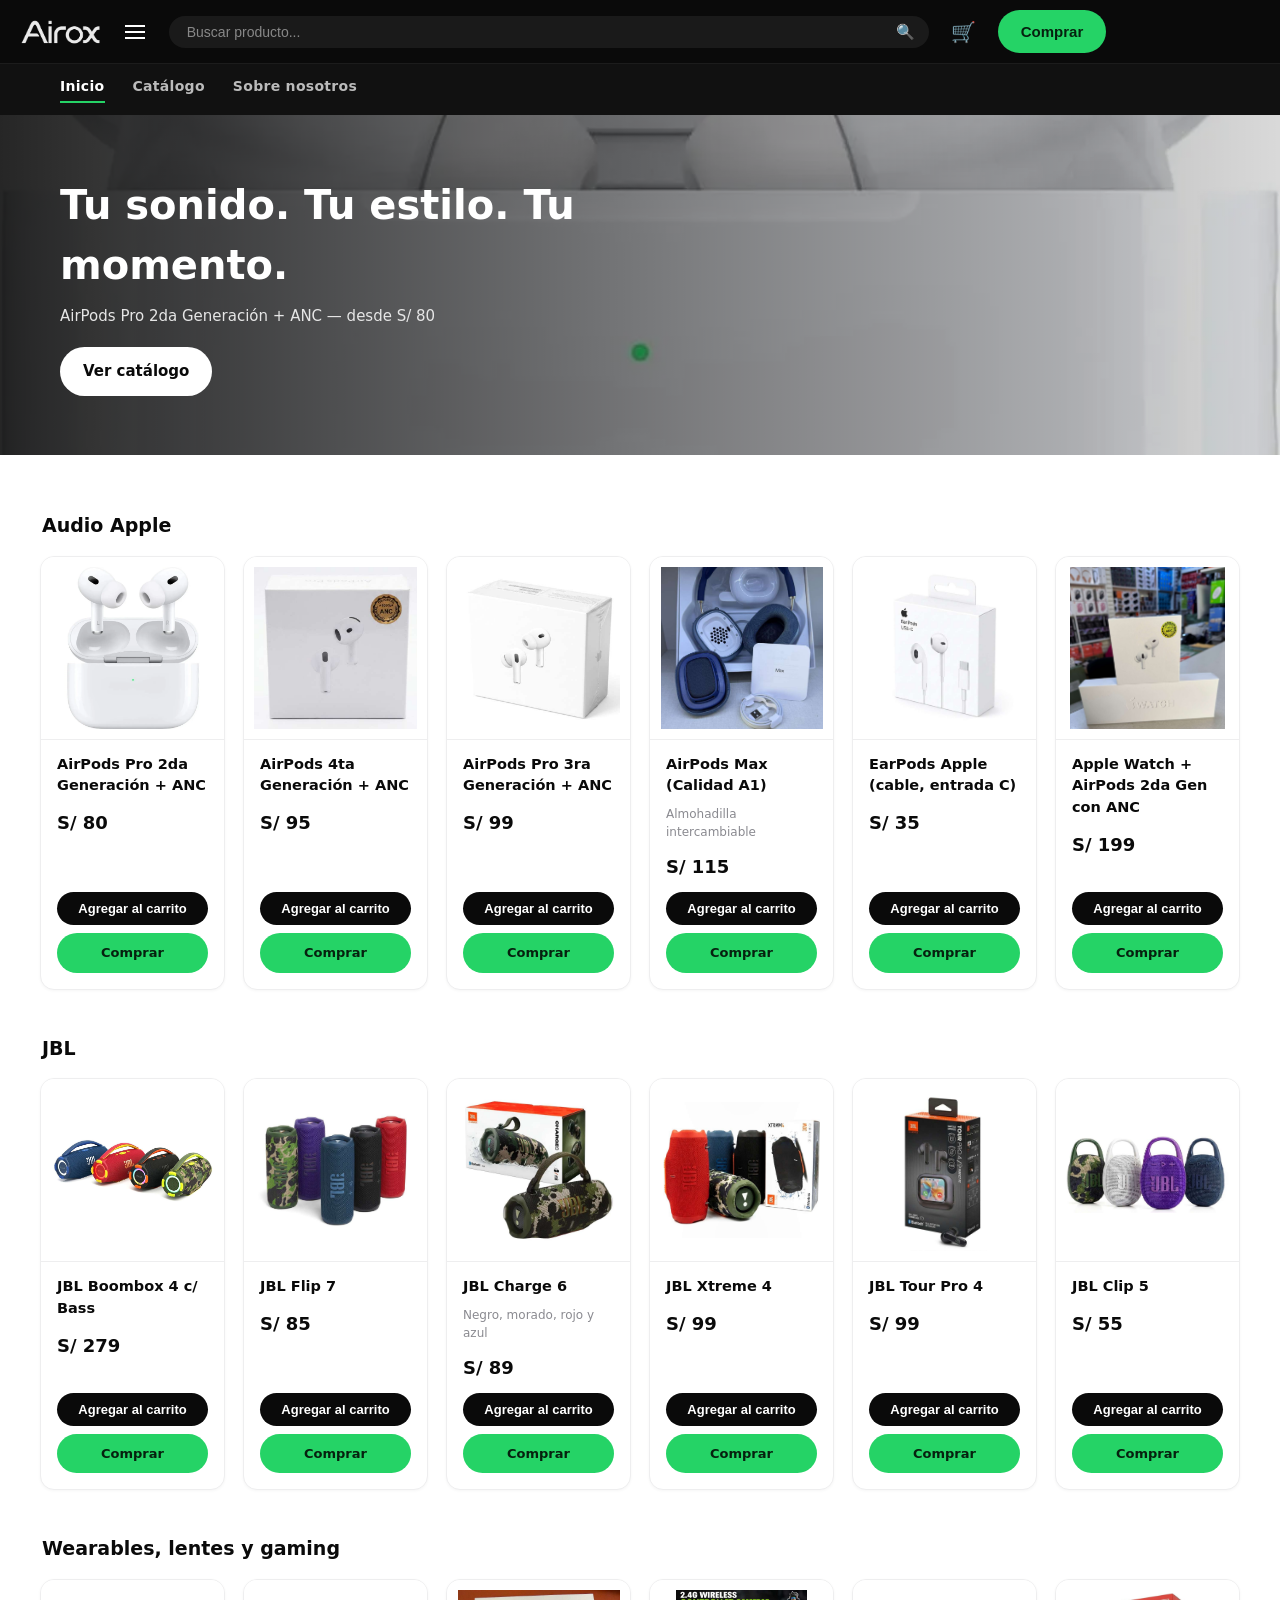
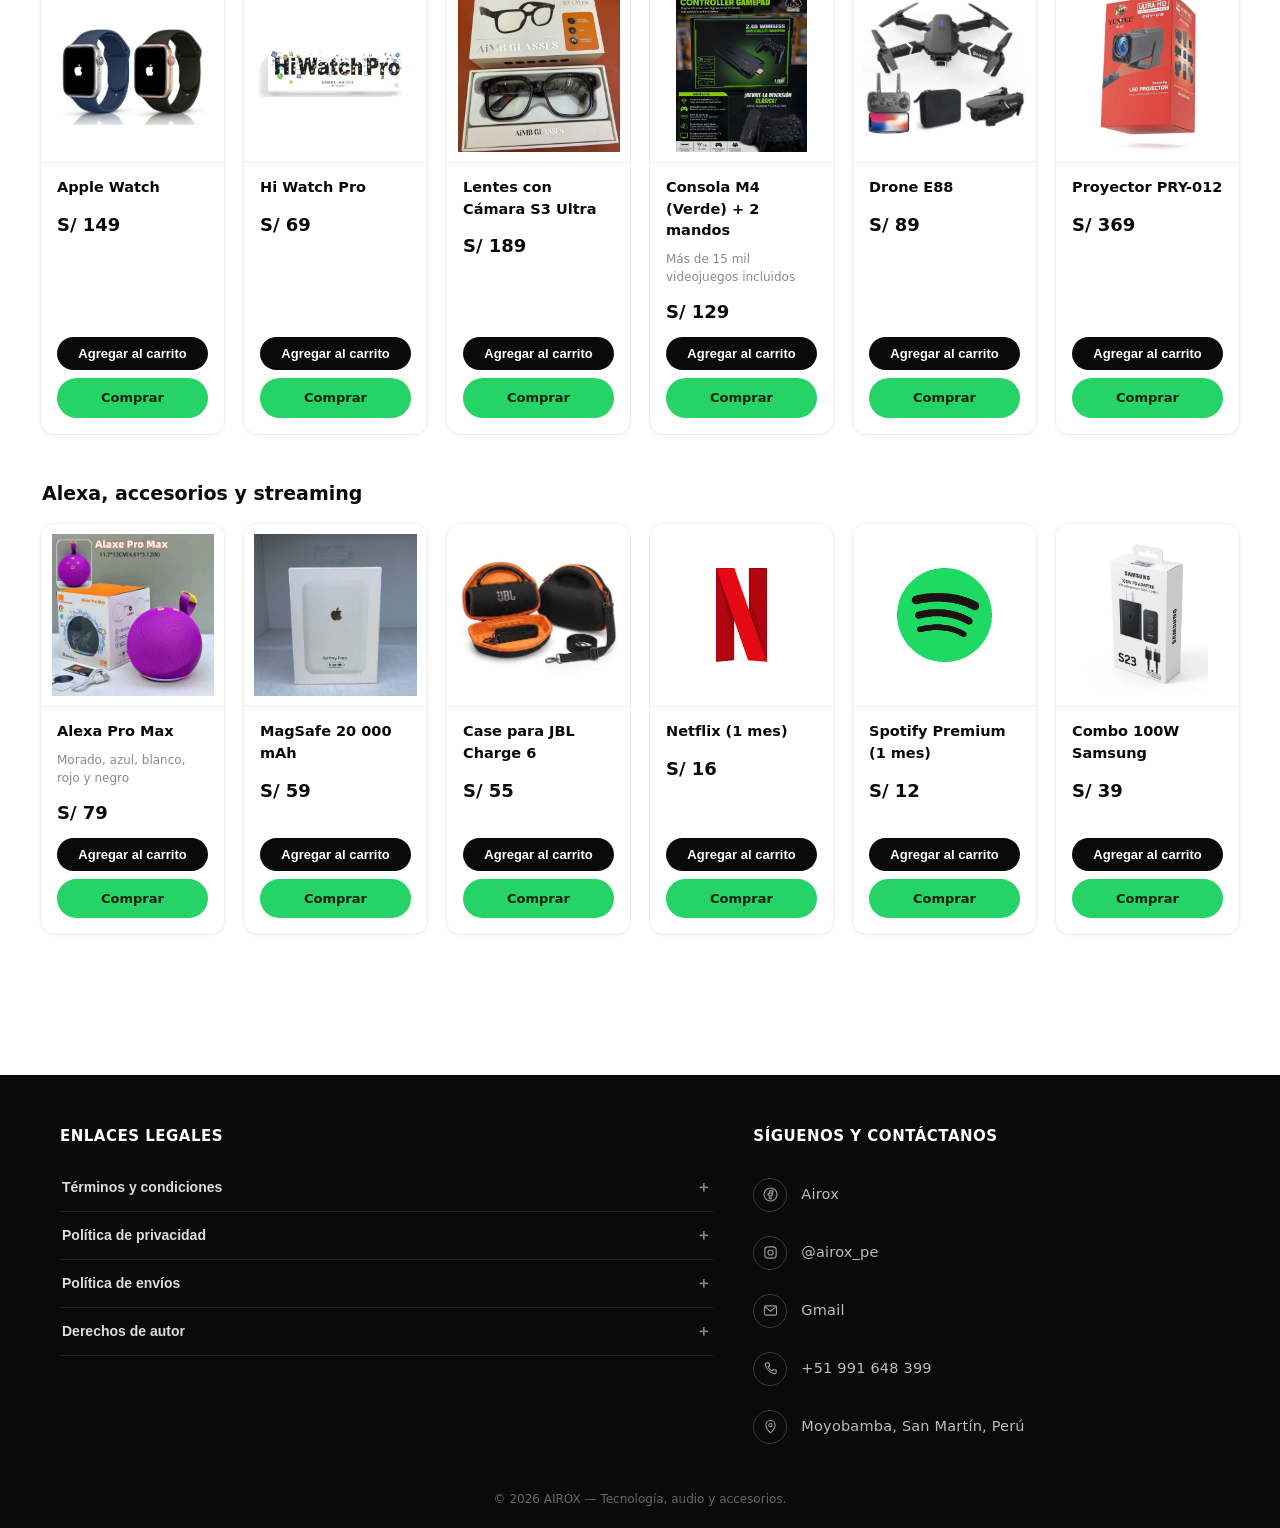
<file: index.html>
<!DOCTYPE html>
<html lang="es">
<head>
<meta charset="UTF-8">
<meta name="viewport" content="width=device-width, initial-scale=1.0">
<title>AIROX — Tecnología, audio y accesorios</title>
<meta name="description" content="AIROX: AirPods, JBL, smartwatches, gaming y más. Compra online en Moyobamba y todo el Perú vía Shalom. Atención por WhatsApp.">
<link rel="icon" href="images/brand/favicon.jpg">
<link rel="stylesheet" href="css/style.css">
</head>
<body>

<div id="site-header"></div>

<section id="featured-home"></section>

<div id="site-footer"></div>

<script src="js/products.js"></script>
<script src="js/legal-content.js"></script>
<script src="js/main.js"></script>
<script src="js/cart.js"></script>
<script src="js/components.js"></script>
<script>
  document.addEventListener("DOMContentLoaded", () => {
    renderLayout("inicio");
    renderFeaturedRows("featured-home");
  });
</script>
</body>
</html>
</file>
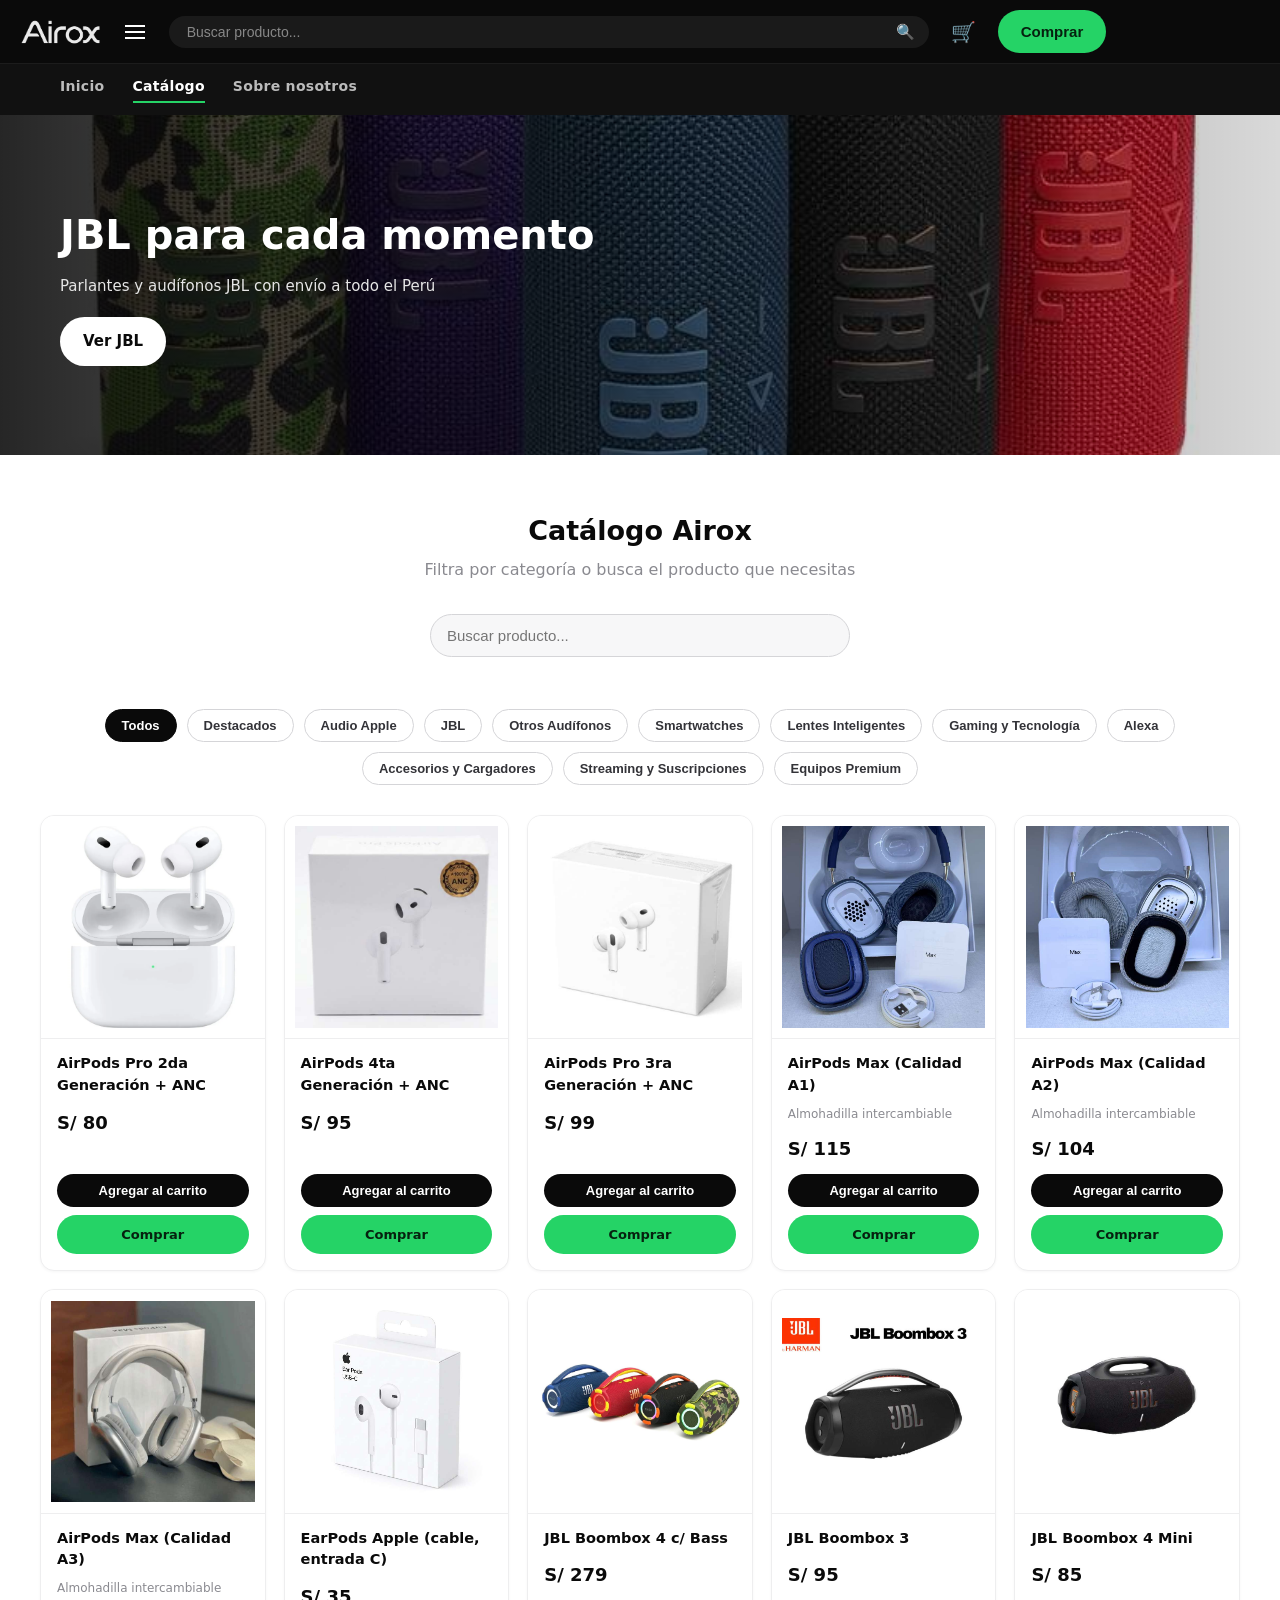
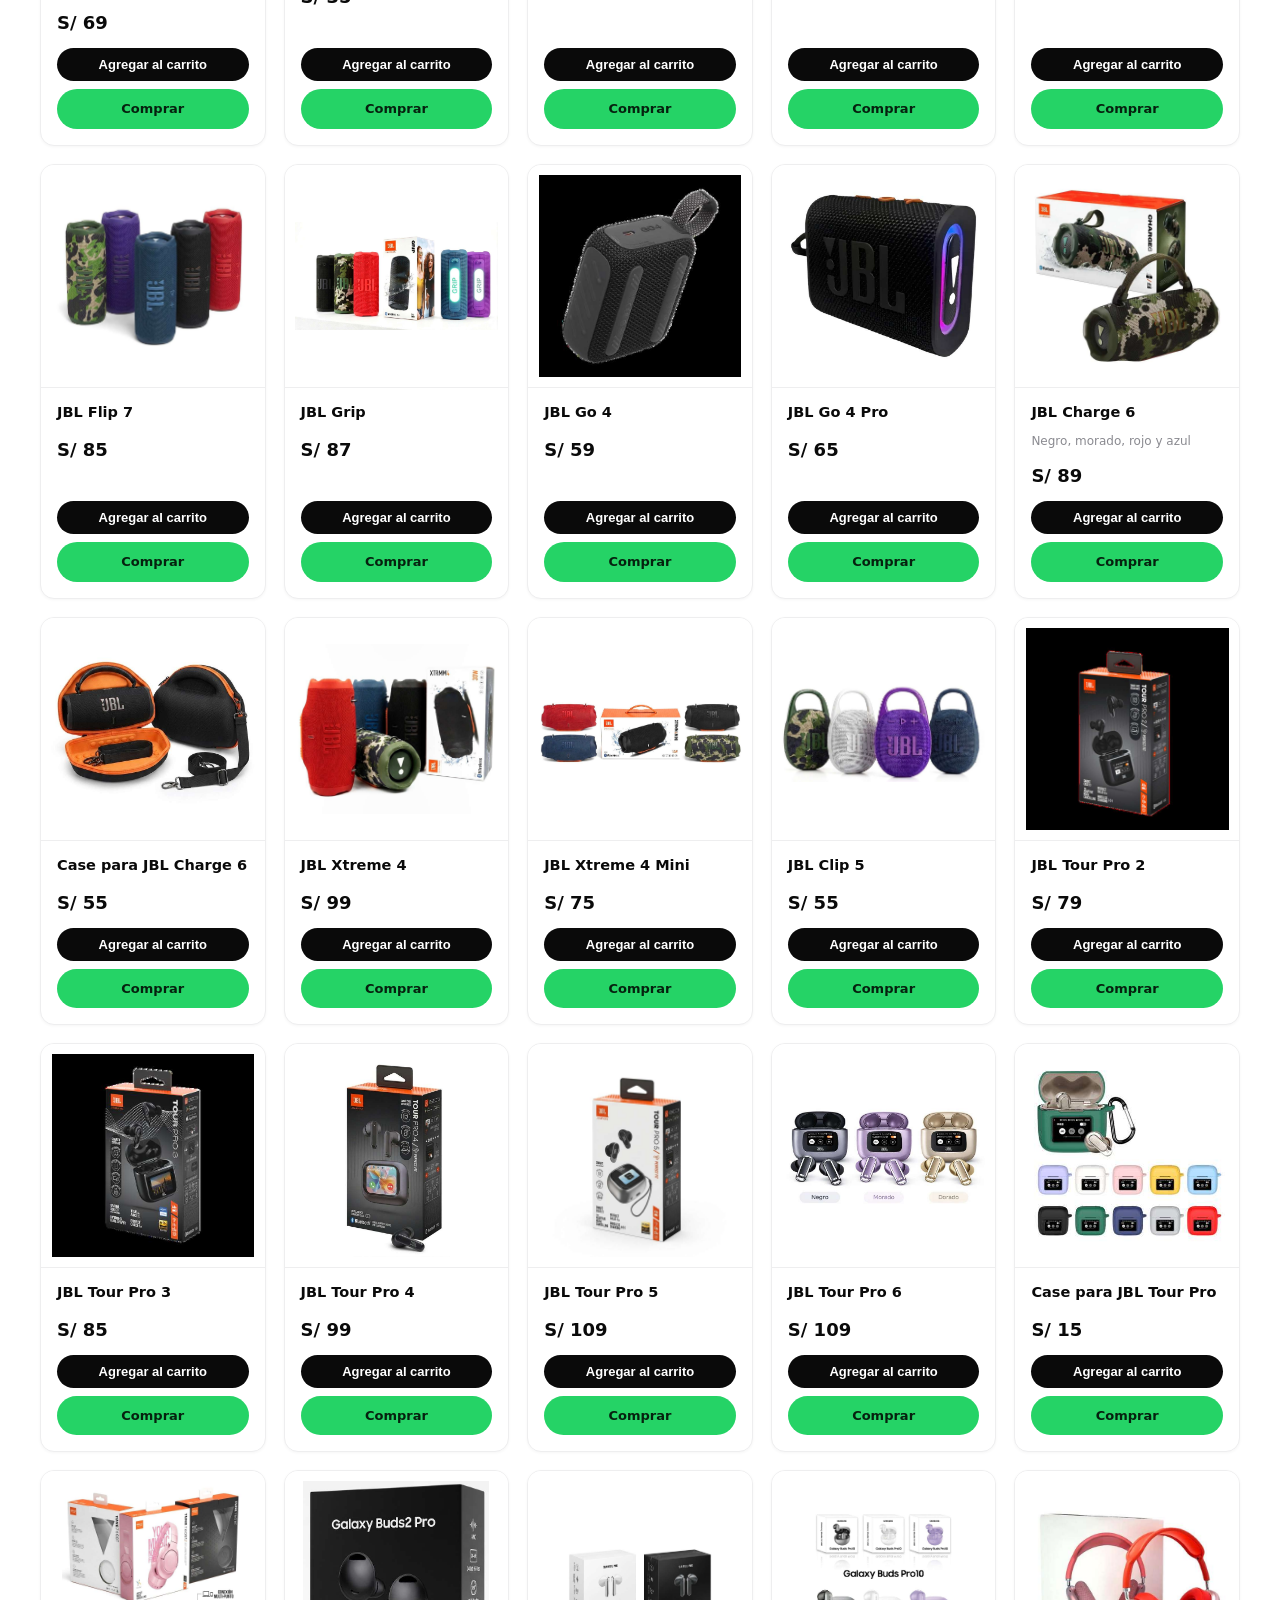
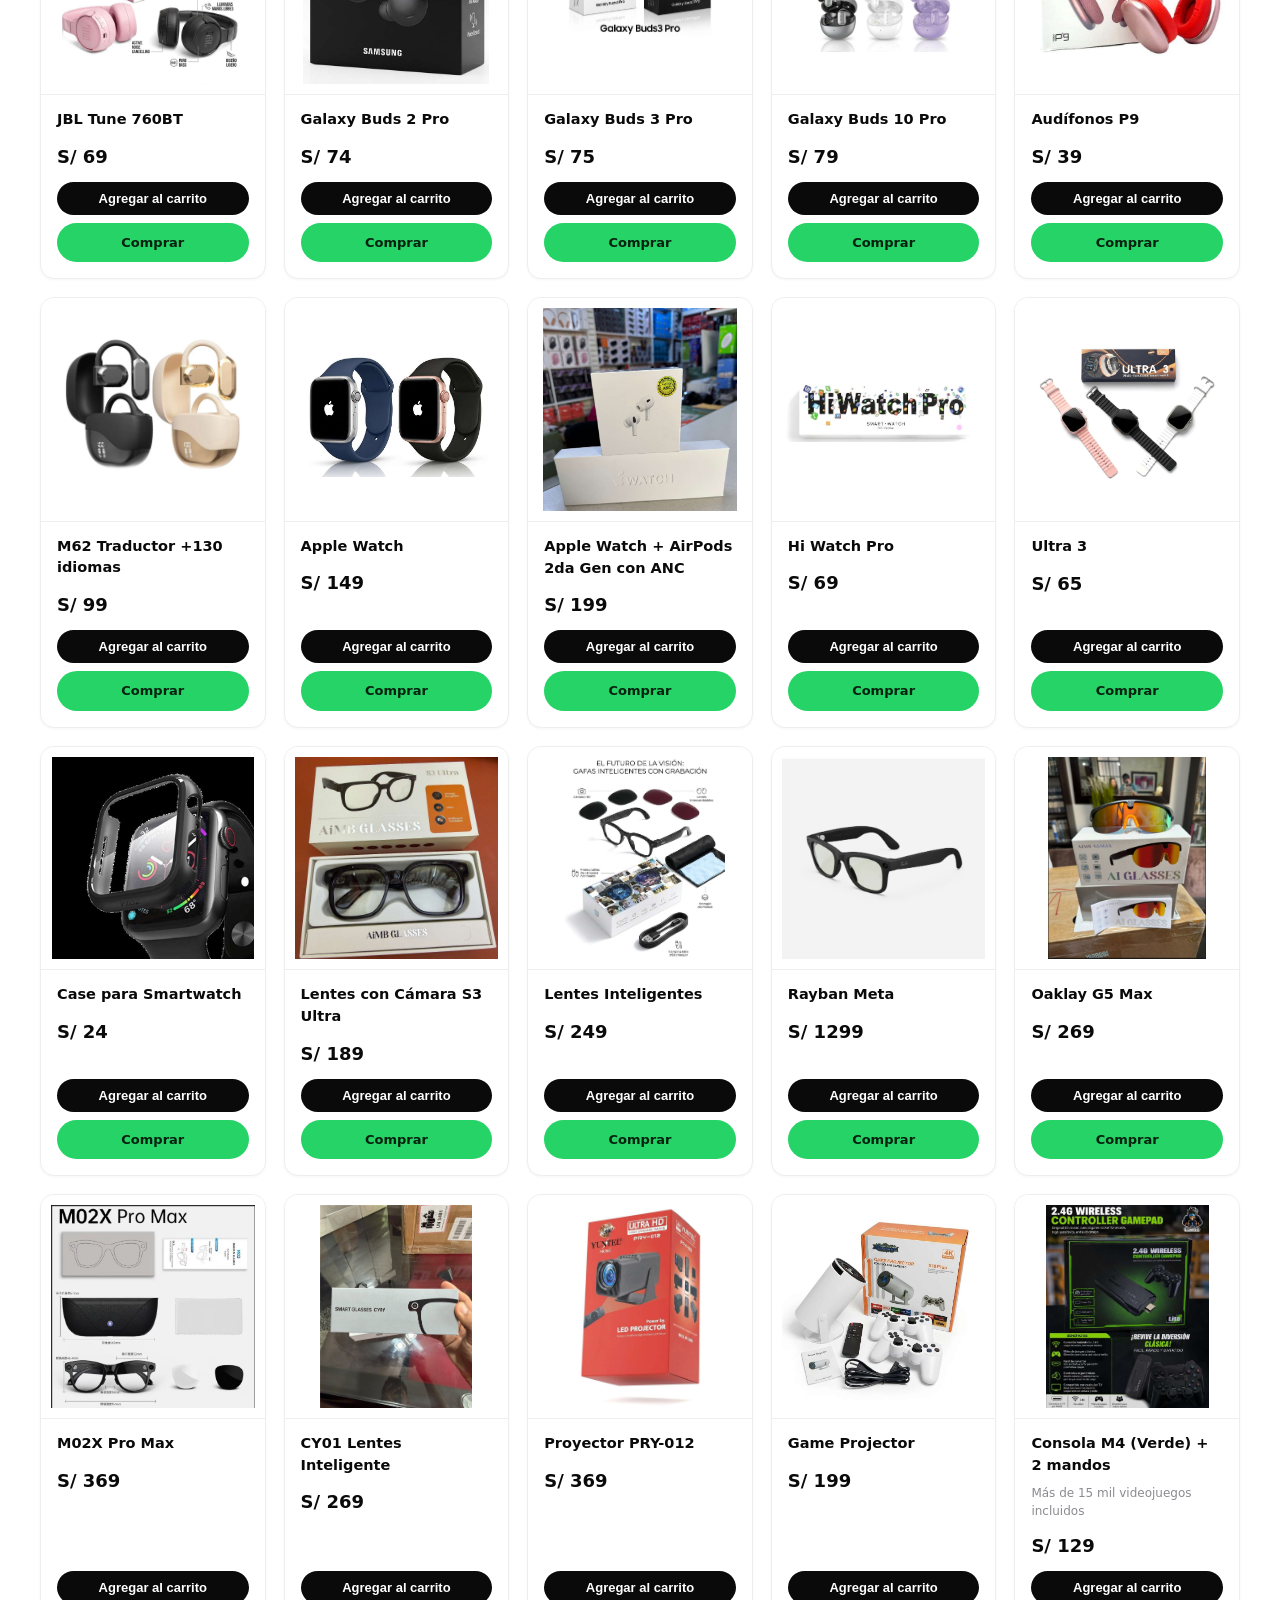
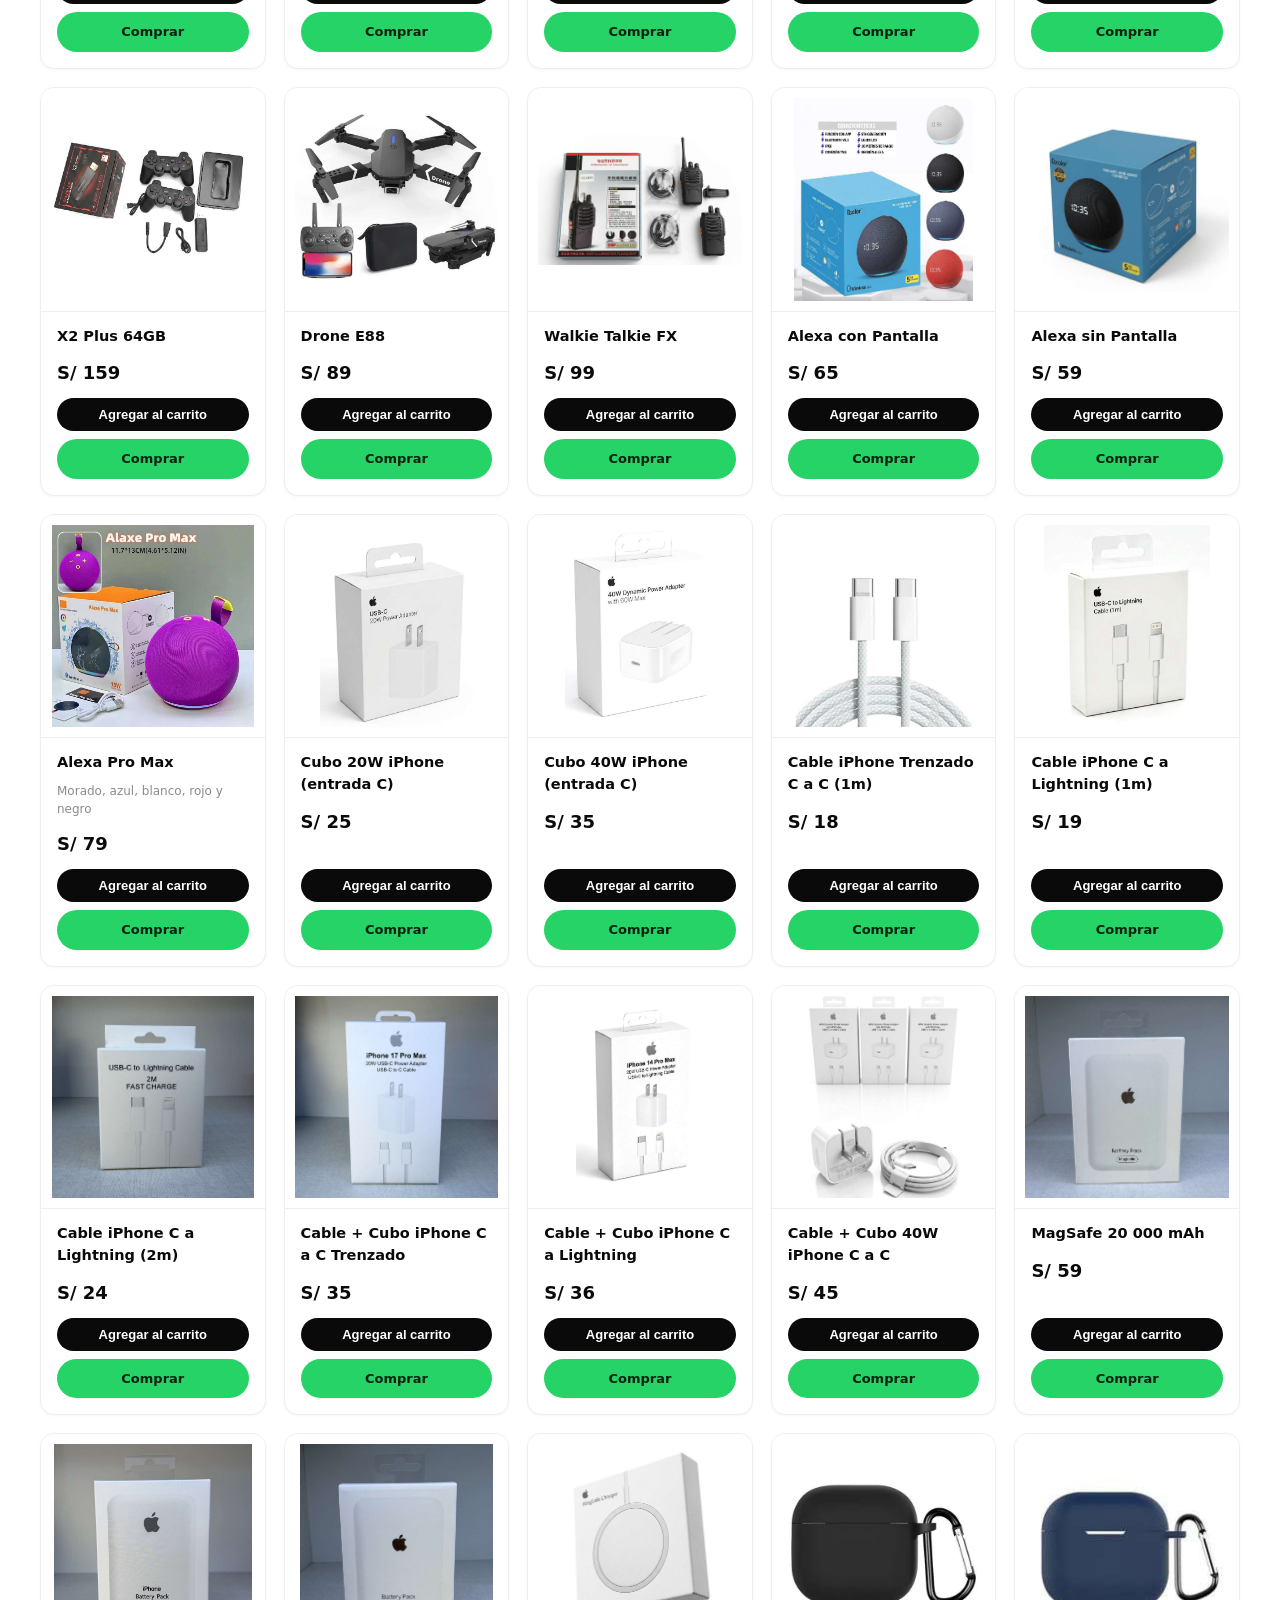
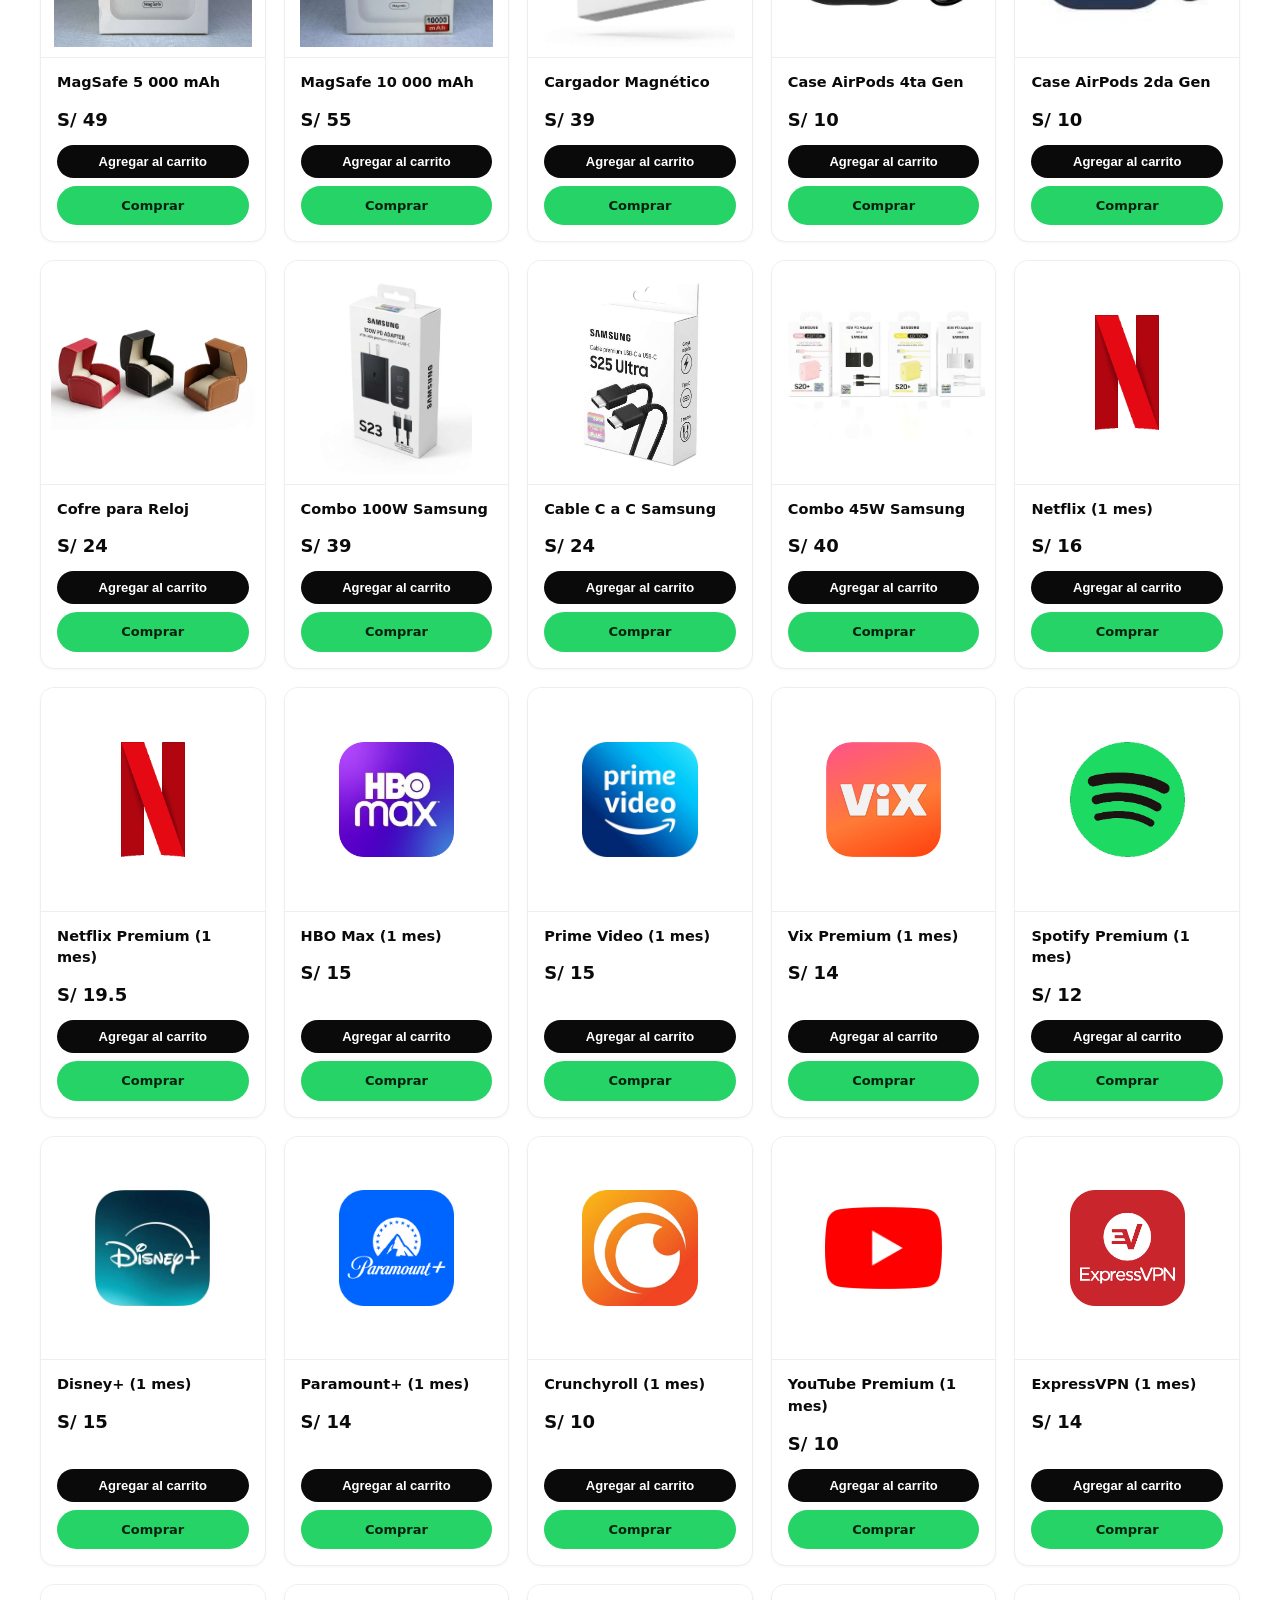
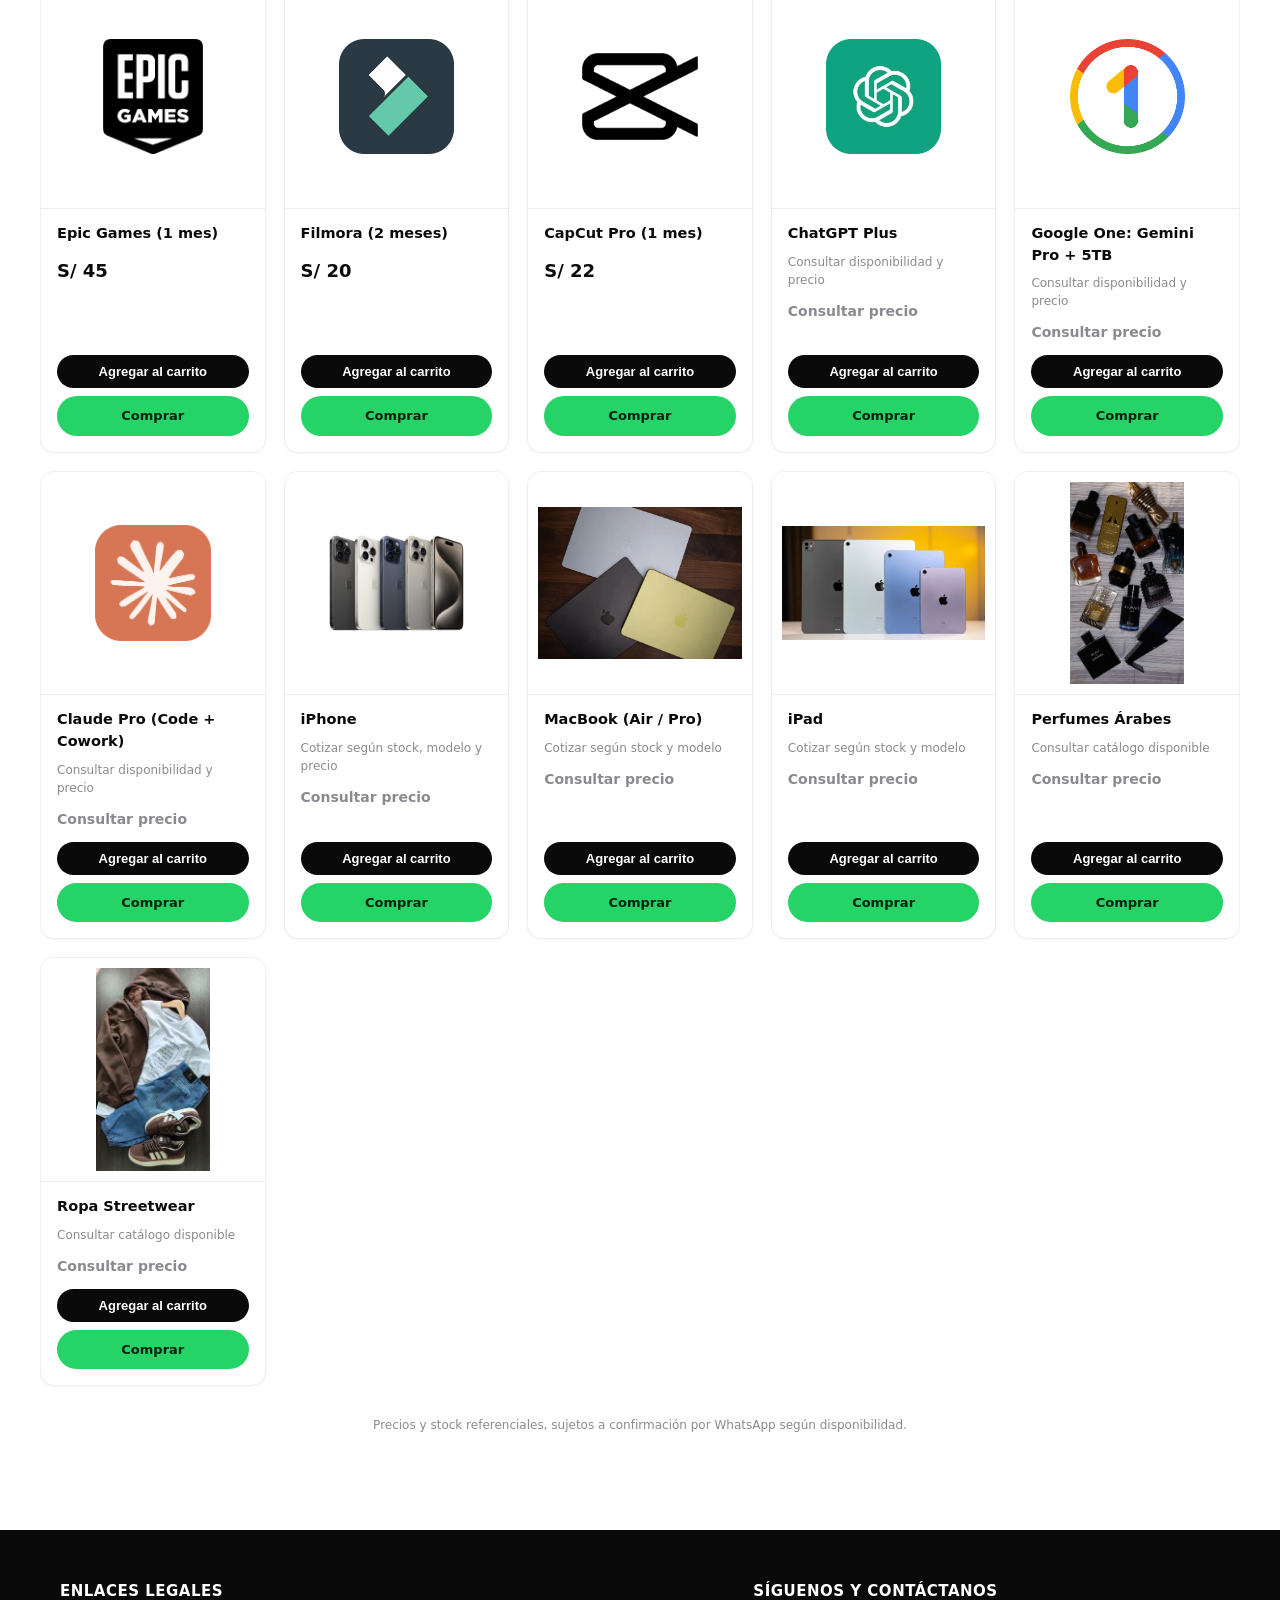
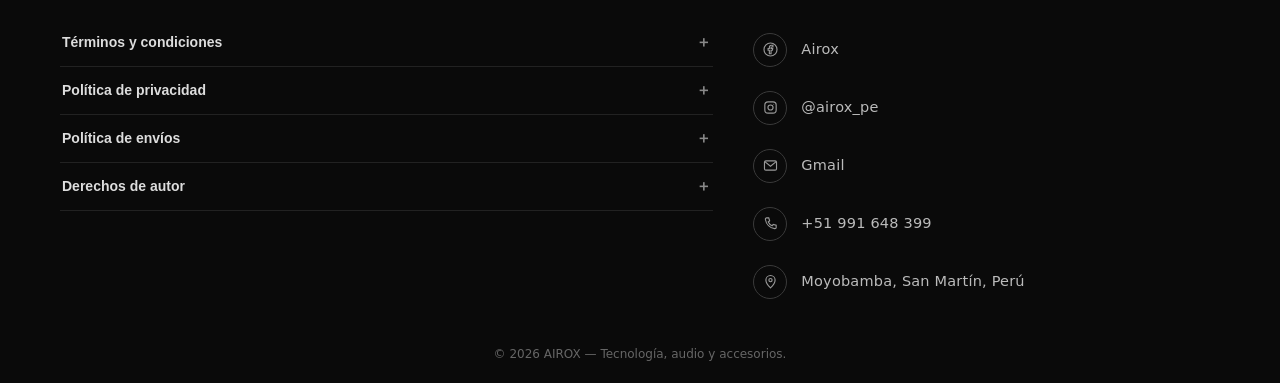
<file: catalogo.html>
<!DOCTYPE html>
<html lang="es">
<head>
<meta charset="UTF-8">
<meta name="viewport" content="width=device-width, initial-scale=1.0">
<title>Catálogo — AIROX</title>
<meta name="description" content="Catálogo completo de AIROX: AirPods, JBL, smartwatches, lentes inteligentes, gaming, Alexa, accesorios, streaming y más.">
<link rel="icon" href="images/brand/favicon.jpg">
<link rel="stylesheet" href="css/style.css">
</head>
<body>

<div id="site-header"></div>

<section id="catalog-top">
  <h2 class="section-title">Catálogo Airox</h2>
  <p class="section-sub">Filtra por categoría o busca el producto que necesitas</p>

  <div class="search-box">
    <input type="text" id="search" placeholder="Buscar producto...">
  </div>

  <p class="search-info" id="search-info"></p>
  <div class="filters" id="filters"></div>

  <div class="product-grid" id="grid"></div>

  <p class="disclaimer">Precios y stock referenciales, sujetos a confirmación por WhatsApp según disponibilidad.</p>
</section>

<div id="site-footer"></div>

<script src="js/products.js"></script>
<script src="js/legal-content.js"></script>
<script src="js/main.js"></script>
<script src="js/cart.js"></script>
<script src="js/components.js"></script>
<script>
  const params = new URLSearchParams(window.location.search);
  const initialCat = params.get("cat") || "all";
  const initialSearch = params.get("search") || "";
  document.addEventListener("DOMContentLoaded", () => {
    renderLayout("catalogo");
    renderCatalog({ gridId: "grid", filterId: "filters", searchId: "search", initialCategory: initialCat, initialSearch });
    if (initialSearch || params.get("cat")) document.getElementById("catalog-top").scrollIntoView();
  });
</script>
</body>
</html>
</file>
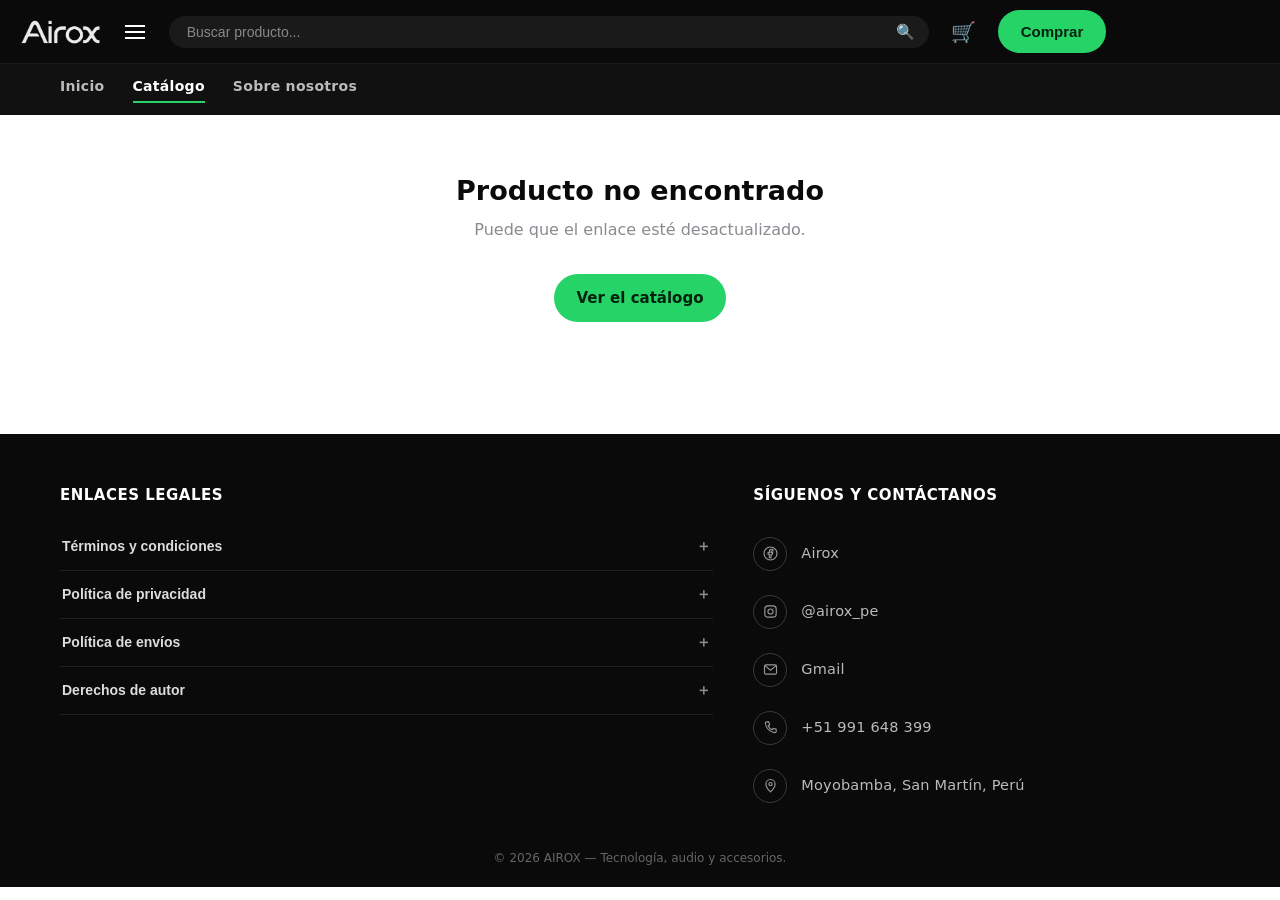
<file: producto.html>
<!DOCTYPE html>
<html lang="es">
<head>
<meta charset="UTF-8">
<meta name="viewport" content="width=device-width, initial-scale=1.0">
<title>Producto — AIROX</title>
<meta name="description" content="Detalles del producto en AIROX: fotos, características, precio y pedido por WhatsApp.">
<link rel="icon" href="images/brand/favicon.jpg">
<link rel="stylesheet" href="css/style.css">
</head>
<body>

<div id="site-header"></div>

<main id="product-root"></main>

<div id="site-footer"></div>

<script src="js/products.js"></script>
<script src="js/product-details.js"></script>
<script src="js/legal-content.js"></script>
<script src="js/main.js"></script>
<script src="js/cart.js"></script>
<script src="js/components.js"></script>
<script src="js/product-page.js"></script>
<script>
  document.addEventListener("DOMContentLoaded", () => {
    renderLayout("catalogo", { hero: false });
    renderProductPage("product-root");
  });
</script>
</body>
</html>
</file>
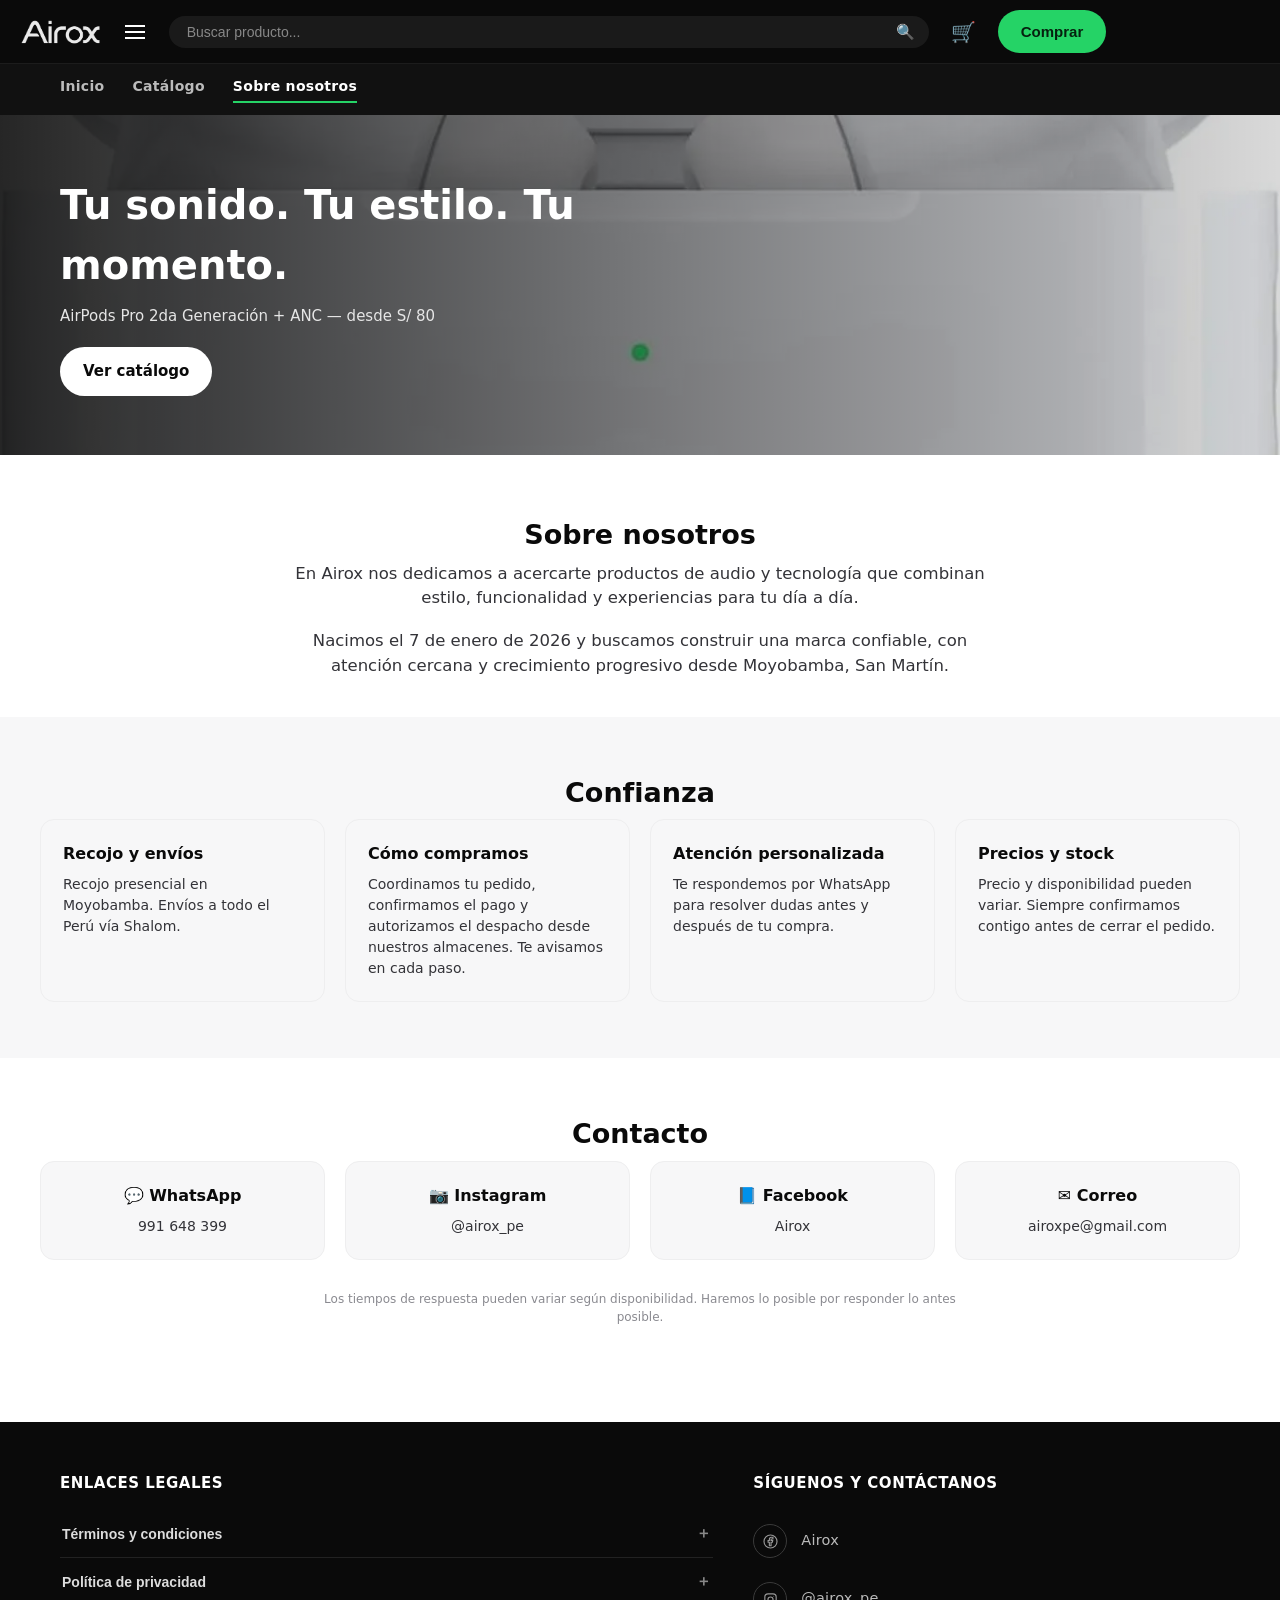
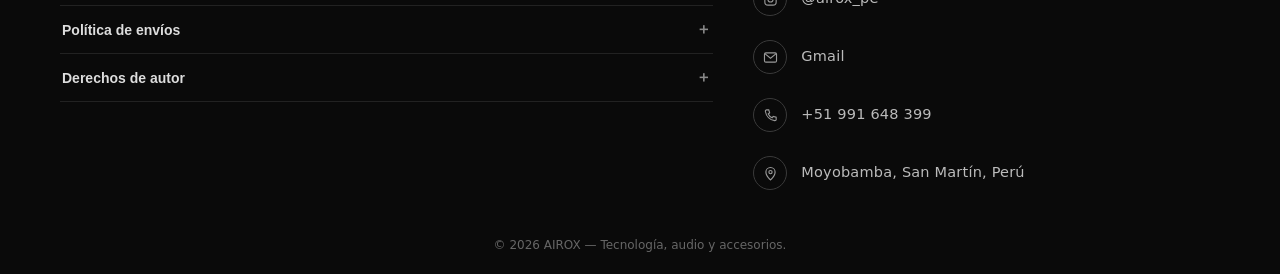
<file: sobre-nosotros.html>
<!DOCTYPE html>
<html lang="es">
<head>
<meta charset="UTF-8">
<meta name="viewport" content="width=device-width, initial-scale=1.0">
<title>Sobre nosotros — AIROX</title>
<meta name="description" content="Conoce AIROX: tecnología, audio y accesorios desde Moyobamba, San Martín, Perú.">
<link rel="icon" href="images/brand/favicon.jpg">
<link rel="stylesheet" href="css/style.css">
</head>
<body>

<div id="site-header"></div>

<section class="about-hero">
  <h2 class="section-title">Sobre nosotros</h2>
  <div class="about-box">
    <p>En Airox nos dedicamos a acercarte productos de audio y tecnología que combinan estilo, funcionalidad y experiencias para tu día a día.</p>
    <p>Nacimos el 7 de enero de 2026 y buscamos construir una marca confiable, con atención cercana y crecimiento progresivo desde Moyobamba, San Martín.</p>
  </div>
</section>

<section style="background:var(--gray-50)">
  <h2 class="section-title">Confianza</h2>
  <div class="trust-grid">
    <div class="trust-card">
      <h4>Recojo y envíos</h4>
      <p>Recojo presencial en Moyobamba. Envíos a todo el Perú vía Shalom.</p>
    </div>
    <div class="trust-card">
      <h4>Cómo compramos</h4>
      <p>Coordinamos tu pedido, confirmamos el pago y autorizamos el despacho desde nuestros almacenes. Te avisamos en cada paso.</p>
    </div>
    <div class="trust-card">
      <h4>Atención personalizada</h4>
      <p>Te respondemos por WhatsApp para resolver dudas antes y después de tu compra.</p>
    </div>
    <div class="trust-card">
      <h4>Precios y stock</h4>
      <p>Precio y disponibilidad pueden variar. Siempre confirmamos contigo antes de cerrar el pedido.</p>
    </div>
  </div>
</section>

<section>
  <h2 class="section-title">Contacto</h2>
  <div class="trust-grid" style="grid-template-columns:repeat(auto-fit,minmax(200px,1fr))">
    <div class="trust-card" style="text-align:center">
      <h4>💬 WhatsApp</h4>
      <p>991 648 399</p>
    </div>
    <div class="trust-card" style="text-align:center">
      <h4>📷 Instagram</h4>
      <p>@airox_pe</p>
    </div>
    <div class="trust-card" style="text-align:center">
      <h4>📘 Facebook</h4>
      <p>Airox</p>
    </div>
    <div class="trust-card" style="text-align:center">
      <h4>✉️ Correo</h4>
      <p>airoxpe@gmail.com</p>
    </div>
  </div>
  <p class="disclaimer">Los tiempos de respuesta pueden variar según disponibilidad. Haremos lo posible por responder lo antes posible.</p>
</section>

<div id="site-footer"></div>

<script src="js/products.js"></script>
<script src="js/legal-content.js"></script>
<script src="js/main.js"></script>
<script src="js/cart.js"></script>
<script src="js/components.js"></script>
<script>
  document.addEventListener("DOMContentLoaded", () => renderLayout("sobre-nosotros"));
</script>
</body>
</html>
</file>
<file: css/style.css>
:root {
  --black: #0a0a0a;
  --white: #ffffff;
  --gray-50: #f7f7f8;
  --gray-100: #eeeeef;
  --gray-300: #d5d5d8;
  --gray-500: #8a8a90;
  --gray-700: #333338;
  --whatsapp: #25D366;
  --whatsapp-dark: #128C4A;
  --radius: 14px;
  --maxw: 1200px;
}

* { box-sizing: border-box; }

html { scroll-behavior: smooth; }

body {
  margin: 0;
  background: var(--white);
  color: var(--black);
  font-family: "Segoe UI", system-ui, -apple-system, sans-serif;
  line-height: 1.5;
}

a { color: inherit; text-decoration: none; }
img { max-width: 100%; display: block; }
ul, ol { padding-left: 22px; }

.wrap {
  max-width: var(--maxw);
  margin: 0 auto;
  padding: 0 20px;
}

/* ============ HERO CAROUSEL ============ */
.hero-carousel {
  position: relative;
  width: 100%;
  height: 340px;
  overflow: hidden;
  background: var(--black);
}

.hero-slide {
  position: absolute;
  inset: 0;
  background-size: cover;
  background-position: center;
  opacity: 0;
  transition: opacity 1s ease;
  display: flex;
  align-items: center;
}

.hero-slide.active { opacity: 1; }

.hero-slide::before {
  content: "";
  position: absolute;
  inset: 0;
  background: linear-gradient(90deg, rgba(0,0,0,0.85) 0%, rgba(0,0,0,0.45) 55%, rgba(0,0,0,0.15) 100%);
}

.hero-slide-overlay {
  position: relative;
  z-index: 1;
  color: var(--white);
  max-width: var(--maxw);
  margin: 0 auto;
  padding: 0 20px;
  width: 100%;
}

.hero-slide-overlay h2 {
  font-size: clamp(24px, 4.5vw, 40px);
  margin: 0 0 10px;
  font-weight: 800;
  max-width: 560px;
}

.hero-slide-overlay p {
  color: #e6e6e6;
  margin: 0 0 20px;
  max-width: 480px;
  font-size: 15px;
}

@media (max-width: 720px) {
  .hero-carousel { height: 300px; }
  .hero-slide::before { background: linear-gradient(180deg, rgba(0,0,0,0.55) 0%, rgba(0,0,0,0.85) 100%); }
}

/* ============ HEADER: utility bar + tabs ============ */
header.site {
  position: sticky;
  top: 0;
  z-index: 50;
}

.utility-bar {
  background: var(--black);
  border-bottom: 1px solid #1c1c1c;
}

.utility-inner {
  display: flex;
  align-items: center;
  gap: 16px;
  padding: 10px 20px;
}

.logo-link { flex-shrink: 0; display: flex; align-items: center; }
.logo-img { height: 26px; width: auto; }

.icon-btn {
  background: none;
  border: none;
  color: var(--white);
  font-size: 20px;
  cursor: pointer;
  display: flex;
  align-items: center;
  padding: 6px;
  position: relative;
}

#hamburger-btn { display: flex; flex-direction: column; gap: 4px; padding: 8px; }
#hamburger-btn span { width: 20px; height: 2px; background: var(--white); display: block; }

.search-wrap {
  flex: 1;
  display: flex;
  align-items: center;
  background: #1a1a1a;
  border-radius: 999px;
  padding: 6px 8px 6px 16px;
  max-width: 760px;
}

.search-wrap input {
  flex: 1;
  background: none;
  border: none;
  outline: none;
  color: var(--white);
  font-size: 14px;
  min-width: 0;
}

.search-wrap input::placeholder { color: #888; }
.search-wrap button { background: none; border: none; color: var(--white); cursor: pointer; font-size: 15px; }

.cart-btn { }
.cart-badge {
  position: absolute;
  top: -2px;
  right: -2px;
  background: var(--whatsapp);
  color: #06210f;
  font-size: 10px;
  font-weight: 800;
  width: 17px;
  height: 17px;
  border-radius: 50%;
  align-items: center;
  justify-content: center;
  display: none;
}

.comprar-btn { flex-shrink: 0; padding: 10px 20px; font-size: 14px; }

.tabs-bar {
  background: #111;
}

.tabs-inner {
  display: flex;
  gap: 28px;
  padding: 12px 20px;
}

.tabs-inner a {
  color: #bbb;
  font-weight: 700;
  font-size: 14px;
  letter-spacing: 0.3px;
  padding-bottom: 4px;
  border-bottom: 2px solid transparent;
}

.tabs-inner a.active, .tabs-inner a:hover {
  color: var(--white);
  border-bottom-color: var(--whatsapp);
}

@media (max-width: 640px) {
  .utility-inner { flex-wrap: wrap; row-gap: 10px; }
  .search-wrap { order: 5; flex-basis: 100%; max-width: none; }
  .comprar-btn { padding: 8px 14px; font-size: 13px; }
  .tabs-inner { gap: 18px; justify-content: center; }
}

/* ============ DRAWERS (categorías + carrito) ============ */
.drawer-overlay {
  position: fixed;
  inset: 0;
  background: rgba(0,0,0,0.5);
  z-index: 90;
  opacity: 0;
  pointer-events: none;
  transition: opacity .2s ease;
}

.drawer-overlay.visible { opacity: 1; pointer-events: auto; }

.side-drawer {
  position: fixed;
  top: 0;
  bottom: 0;
  left: -320px;
  width: 300px;
  background: var(--black);
  color: var(--white);
  z-index: 95;
  transition: left .25s ease;
  display: flex;
  flex-direction: column;
}

.side-drawer.open { left: 0; }

.cart-drawer {
  left: auto;
  right: -360px;
  width: 340px;
  transition: right .25s ease;
}

.cart-drawer.open { left: auto; right: 0; }

.drawer-header {
  display: flex;
  align-items: center;
  justify-content: space-between;
  padding: 18px 20px;
  border-bottom: 1px solid #222;
  font-weight: 800;
  font-size: 16px;
}

.drawer-close {
  background: none;
  border: none;
  color: var(--white);
  font-size: 18px;
  cursor: pointer;
}

.drawer-body {
  padding: 16px 20px;
  overflow-y: auto;
  flex: 1;
}

.category-links {
  display: flex;
  flex-direction: column;
  gap: 2px;
}

.category-links a {
  padding: 12px 8px;
  color: #e6e6e6;
  font-weight: 600;
  font-size: 14px;
  border-radius: 8px;
  letter-spacing: 0.2px;
}

.category-links a:hover { background: #1a1a1a; color: var(--white); }

/* Cart drawer contents */
.cart-empty { color: #999; text-align: center; padding: 40px 10px; font-size: 14px; }

.cart-item {
  display: flex;
  gap: 10px;
  align-items: center;
  padding: 10px 0;
  border-bottom: 1px solid #1f1f1f;
}

.cart-item-img {
  width: 52px;
  height: 52px;
  background: #fff;
  border-radius: 8px;
  flex-shrink: 0;
  overflow: hidden;
}

.cart-item-img img { width: 100%; height: 100%; object-fit: contain; }

.cart-item-info { flex: 1; min-width: 0; }
.cart-item-name { margin: 0; font-size: 13px; font-weight: 700; line-height: 1.3; }
.cart-item-price { margin: 2px 0 4px; font-size: 12px; color: #aaa; }

.cart-item-qty {
  display: flex;
  align-items: center;
  gap: 10px;
}

.cart-item-qty button {
  width: 22px;
  height: 22px;
  border-radius: 50%;
  border: 1px solid #444;
  background: none;
  color: var(--white);
  cursor: pointer;
  font-size: 14px;
  line-height: 1;
}

.cart-item-qty span { font-size: 13px; font-weight: 700; }

.cart-item-remove {
  background: none;
  border: none;
  color: #777;
  cursor: pointer;
  font-size: 13px;
  flex-shrink: 0;
}

.cart-discount-note {
  margin-top: 14px;
  font-size: 12px;
  color: #aaa;
  background: #161616;
  border-radius: 10px;
  padding: 12px;
  line-height: 1.5;
}

.cart-total-row {
  display: flex;
  justify-content: space-between;
  align-items: baseline;
  margin: 16px 0 12px;
  font-weight: 700;
  font-size: 15px;
}

.cart-total-amount { font-size: 19px; }
.cart-note-inline { display: block; font-size: 11px; color: #999; font-weight: 400; }

.cart-checkout { width: 100%; justify-content: center; }

/* ============ Buttons ============ */
.btn {
  display: inline-flex;
  align-items: center;
  gap: 8px;
  padding: 12px 22px;
  border-radius: 999px;
  font-weight: 700;
  font-size: 15px;
  border: 1px solid transparent;
  cursor: pointer;
}

.btn-primary { background: var(--white); color: var(--black); }
.btn-outline { border-color: var(--gray-300); color: var(--black); }
.btn-whatsapp { background: var(--whatsapp); color: #06210f; }
.btn-whatsapp:hover { background: var(--whatsapp-dark); color: var(--white); }
.btn-sm { padding: 9px 16px; font-size: 13px; width: 100%; justify-content: center; }

/* ============ Sections ============ */
section { padding: 56px 20px; }

.section-title { font-size: 27px; font-weight: 800; margin: 0 0 6px; text-align: center; }
.section-sub { text-align: center; color: var(--gray-500); margin: 0 0 32px; }

/* ============ Home: filas de destacados ============ */
.featured-row { max-width: var(--maxw); margin: 0 auto 44px; }
.featured-row h3 {
  font-size: 19px;
  font-weight: 800;
  margin: 0 0 16px;
  padding-left: 2px;
}

.featured-row .product-grid { grid-template-columns: repeat(6, 1fr); }

@media (max-width: 1080px) { .featured-row .product-grid { grid-template-columns: repeat(3, 1fr); } }
@media (max-width: 620px) { .featured-row .product-grid { grid-template-columns: repeat(2, 1fr); } }

/* ============ Product grid / cards ============ */
.filters {
  display: flex;
  gap: 10px;
  flex-wrap: wrap;
  justify-content: center;
  margin-bottom: 30px;
}

.filter-btn {
  padding: 8px 16px;
  border-radius: 999px;
  border: 1px solid var(--gray-300);
  background: transparent;
  color: var(--gray-700);
  font-size: 13px;
  font-weight: 600;
  cursor: pointer;
}

.filter-btn.active { background: var(--black); color: var(--white); border-color: var(--black); }

.search-box { max-width: 420px; margin: 0 auto 30px; }

.search-box input {
  width: 100%;
  padding: 12px 16px;
  border-radius: 999px;
  border: 1px solid var(--gray-300);
  background: var(--gray-50);
  color: var(--black);
  font-size: 15px;
}

.product-grid {
  display: grid;
  grid-template-columns: repeat(auto-fill, minmax(200px, 1fr));
  gap: 18px;
  max-width: var(--maxw);
  margin: 0 auto;
}

.product-card {
  background: var(--white);
  border: 1px solid var(--gray-100);
  border-radius: var(--radius);
  overflow: hidden;
  display: flex;
  flex-direction: column;
  box-shadow: 0 1px 3px rgba(0,0,0,0.04);
}

.product-card:hover { box-shadow: 0 6px 18px rgba(0,0,0,0.08); }

.product-img {
  aspect-ratio: 1 / 1;
  background: var(--white);
  display: flex;
  align-items: center;
  justify-content: center;
  overflow: hidden;
  border-bottom: 1px solid var(--gray-100);
}

.product-img img { width: 100%; height: 100%; object-fit: contain; padding: 10px; }

.product-img.logo img { padding: 24%; }

.product-img.placeholder {
  background: var(--gray-50);
  color: var(--gray-500);
  font-size: 13px;
  text-align: center;
  padding: 20px;
}

.product-body { padding: 14px 16px 16px; display: flex; flex-direction: column; gap: 8px; flex: 1; }
.product-body h4 { margin: 0; font-size: 14.5px; font-weight: 700; }
.product-nota { font-size: 12px; color: var(--gray-500); margin: 0; }
.product-price { font-size: 18px; font-weight: 800; margin: 4px 0; }
.product-price.consultar { font-size: 14px; color: var(--gray-500); }

.product-actions { display: flex; flex-direction: column; gap: 8px; margin-top: auto; }
.btn-add-cart {
  flex: 1;
  background: var(--black);
  color: var(--white);
  border: none;
  border-radius: 999px;
  padding: 9px 12px;
  font-size: 13px;
  font-weight: 700;
  cursor: pointer;
}
.btn-add-cart:hover { background: #222; }
.btn-add-cart.added { background: var(--whatsapp-dark); }

.no-results { text-align: center; color: var(--gray-500); padding: 40px 0; grid-column: 1/-1; }

/* ============ Sobre nosotros ============ */
.about-hero {
  text-align: center;
  padding: 60px 20px 20px;
}

.about-box {
  max-width: 720px;
  margin: 0 auto;
  color: var(--gray-700);
  font-size: 16.5px;
}

.about-box p { margin: 0 0 18px; }

.trust-grid {
  max-width: var(--maxw);
  display: grid;
  grid-template-columns: repeat(auto-fit, minmax(220px, 1fr));
  gap: 20px;
  margin: 0 auto;
}

.trust-card {
  background: var(--gray-50);
  border: 1px solid var(--gray-100);
  border-radius: var(--radius);
  padding: 22px;
}

.trust-card h4 { margin: 0 0 8px; }
.trust-card p { margin: 0; font-size: 14px; color: var(--gray-700); }

.disclaimer {
  text-align: center;
  color: var(--gray-500);
  font-size: 12px;
  max-width: 640px;
  margin: 30px auto 0;
}

/* ============ Footer ============ */
.site-footer {
  background: var(--black);
  color: #ddd;
  padding: 50px 0 20px;
  margin-top: 40px;
}

.footer-grid {
  display: grid;
  grid-template-columns: 1.4fr 1fr;
  gap: 40px;
}

.footer-col h4 {
  color: var(--white);
  font-size: 15px;
  margin: 0 0 16px;
  text-transform: uppercase;
  letter-spacing: 0.5px;
}

.footer-contact { display: flex; flex-direction: column; gap: 4px; align-items: flex-start; }

.footer-contact-row {
  display: flex;
  align-items: center;
  gap: 14px;
  padding: 10px 0;
  color: #bbb;
  font-size: 14.5px;
  letter-spacing: 0.2px;
}

a.footer-contact-row:hover { color: var(--white); }
a.footer-contact-row:hover .footer-icon-circle { border-color: #666; color: var(--white); }

.footer-icon-circle {
  width: 34px;
  height: 34px;
  border-radius: 50%;
  border: 1px solid #3a3a3a;
  display: flex;
  align-items: center;
  justify-content: center;
  color: #999;
  flex-shrink: 0;
}

.footer-icon-circle svg { width: 17px; height: 17px; }

.legal-accordion { display: flex; flex-direction: column; }

.legal-item { border-bottom: 1px solid #222; }

.legal-title {
  width: 100%;
  text-align: left;
  background: none;
  border: none;
  color: #ddd;
  font-size: 14px;
  font-weight: 700;
  padding: 14px 2px;
  cursor: pointer;
  display: flex;
  justify-content: space-between;
  align-items: center;
}

.legal-title:hover, .legal-title.open { color: var(--white); }
.legal-chevron { font-size: 15px; color: #888; }
.legal-title.open .legal-chevron { color: var(--whatsapp); }

.legal-content {
  max-height: 0;
  overflow: hidden;
  transition: max-height .3s ease;
  font-size: 13px;
  color: #bbb;
  line-height: 1.6;
}

.legal-content.open { max-height: 2200px; padding-bottom: 18px; }
.legal-content h4 { color: #ddd; font-size: 13.5px; margin: 16px 0 6px; }
.legal-content p { margin: 0 0 10px; }
.legal-content ul, .legal-content ol { margin: 0 0 10px; padding-left: 20px; }
.legal-content li { margin-bottom: 4px; }
.legal-updated { color: #888; font-size: 12px; }
.legal-contact { color: #999; font-size: 12px; margin-top: 14px; }

.footer-bottom {
  text-align: center;
  color: #666;
  font-size: 12px;
  margin: 36px 0 0;
}

@media (max-width: 720px) {
  .footer-grid { grid-template-columns: 1fr; gap: 32px; }
}

/* ============ Tarjetas: imagen y nombre clicables ============ */
a.product-img { cursor: pointer; }
.product-body h4 a:hover { text-decoration: underline; }

/* ============ Página de producto ============ */
.pd-wrap { padding-top: 22px; padding-bottom: 40px; }

.crumbs { font-size: 13px; color: var(--gray-500); margin-bottom: 18px; display: flex; flex-wrap: wrap; gap: 6px; }
.crumbs a:hover { color: var(--black); text-decoration: underline; }
.crumbs strong { color: var(--black); font-weight: 600; }

.pd-main { display: grid; grid-template-columns: 1.05fr 1fr; gap: 44px; align-items: start; }

.pd-gallery { display: flex; gap: 12px; align-items: flex-start; }

.pd-thumbs { display: flex; flex-direction: column; gap: 10px; width: 72px; flex-shrink: 0; max-height: 520px; overflow-y: auto; scrollbar-width: thin; }
.pd-thumb {
  width: 72px; height: 72px; padding: 4px; background: var(--white);
  border: 2px solid var(--gray-100); border-radius: 10px; cursor: pointer; flex-shrink: 0;
}
.pd-thumb img { width: 100%; height: 100%; object-fit: contain; }
.pd-thumb:hover { border-color: var(--gray-300); }
.pd-thumb.active { border-color: var(--black); }

.pd-stage {
  position: relative; flex: 1; min-width: 0; aspect-ratio: 1 / 1; background: var(--white);
  border: 1px solid var(--gray-100); border-radius: 16px; overflow: hidden;
  display: flex; align-items: center; justify-content: center;
}
.pd-stage img { width: 100%; height: 100%; object-fit: contain; padding: 14px; }
.pd-stage.logo img { padding: 22%; }
.pd-noimg { color: var(--gray-500); font-size: 14px; }

.pd-arrow {
  position: absolute; top: 50%; transform: translateY(-50%);
  width: 34px; height: 34px; border-radius: 50%; border: none; cursor: pointer;
  background: rgba(10,10,10,0.72); color: var(--white); font-size: 13px;
  display: flex; align-items: center; justify-content: center;
}
.pd-arrow:hover { background: var(--black); }
.pd-arrow.prev { left: 10px; }
.pd-arrow.next { right: 10px; }
.pd-counter {
  position: absolute; right: 10px; bottom: 10px; font-size: 11px; font-weight: 700;
  background: rgba(10,10,10,0.72); color: var(--white); padding: 3px 9px; border-radius: 999px;
}

.pd-info h1 { font-size: 26px; line-height: 1.25; margin: 0 0 10px; }
.pd-price { font-size: 32px; font-weight: 800; margin: 0 0 18px; }
.pd-price .consultar { font-size: 18px; color: var(--gray-500); font-weight: 600; }
.pd-info h3 { font-size: 14px; text-transform: uppercase; letter-spacing: 0.6px; margin: 0 0 8px; color: var(--gray-700); }
.pd-features { list-style: none; padding: 0; margin: 0 0 16px; }
.pd-features li { position: relative; padding: 5px 0 5px 22px; font-size: 14.5px; color: var(--gray-700); }
.pd-features li::before {
  content: ""; position: absolute; left: 2px; top: 12px; width: 8px; height: 8px;
  border-radius: 50%; background: var(--black);
}
.pd-desc { font-size: 14.5px; color: var(--gray-700); margin: 0 0 22px; line-height: 1.6; }

.pd-qty-row { display: flex; align-items: center; gap: 14px; margin-bottom: 18px; flex-wrap: wrap; font-weight: 700; font-size: 14px; }
.pd-qty { display: inline-flex; align-items: center; border: 1px solid var(--gray-300); border-radius: 999px; overflow: hidden; }
.pd-qty button { width: 40px; height: 40px; border: none; background: var(--gray-50); font-size: 18px; cursor: pointer; }
.pd-qty button:hover { background: var(--gray-100); }
.pd-qty input { width: 52px; height: 40px; border: none; text-align: center; font-size: 15px; font-weight: 700; background: var(--white); -moz-appearance: textfield; }
.pd-qty input::-webkit-outer-spin-button, .pd-qty input::-webkit-inner-spin-button { -webkit-appearance: none; margin: 0; }
.pd-subtotal { font-weight: 600; color: var(--gray-500); font-size: 13.5px; }

.pd-actions { display: flex; gap: 12px; flex-wrap: wrap; }
.pd-actions .btn-add-cart, .pd-actions .btn { flex: 1 1 180px; padding: 14px 20px; font-size: 15px; justify-content: center; text-align: center; }
.pd-note { font-size: 12px; color: var(--gray-500); margin: 14px 0 0; }

@media (max-width: 860px) {
  .pd-main { grid-template-columns: 1fr; gap: 26px; }
  .pd-gallery { flex-direction: column-reverse; }
  .pd-thumbs { flex-direction: row; width: 100%; max-height: none; overflow-x: auto; overflow-y: hidden; }
  .pd-stage { width: 100%; flex: none; }
  .pd-info h1 { font-size: 22px; }
}

/* ============ Productos similares ============ */
.similar { background: var(--gray-50); padding: 46px 0 54px; border-top: 1px solid var(--gray-100); }
.similar h2 { font-size: 22px; margin: 0 0 20px; }

.sim-carousel { position: relative; padding: 0 46px; }
.sim-track {
  display: flex; gap: 16px; overflow-x: auto; scroll-snap-type: x mandatory;
  scrollbar-width: none; padding: 4px 2px 10px;
}
.sim-track::-webkit-scrollbar { display: none; }
.sim-track .product-card { flex: 0 0 calc((100% - 48px) / 4); scroll-snap-align: start; }

.sim-arrow {
  position: absolute; top: 42%; transform: translateY(-50%); width: 38px; height: 38px;
  border-radius: 50%; border: 1px solid var(--gray-300); background: var(--white); cursor: pointer;
  box-shadow: 0 2px 8px rgba(0,0,0,0.12); font-size: 13px; z-index: 2;
}
.sim-arrow:hover { background: var(--black); color: var(--white); border-color: var(--black); }
.sim-arrow.prev { left: 0; }
.sim-arrow.next { right: 0; }

.sim-more { margin-top: 22px; }
.sim-more:empty { display: none; }
.sim-more-wrap { text-align: center; margin-top: 26px; }
.btn-more {
  background: var(--white); color: var(--black); border: 2px solid var(--black); border-radius: 999px;
  padding: 12px 38px; font-size: 14px; font-weight: 800; letter-spacing: 0.4px; cursor: pointer;
}
.btn-more:hover { background: var(--black); color: var(--white); }

@media (max-width: 1000px) { .sim-track .product-card { flex-basis: calc((100% - 32px) / 3); } }
@media (max-width: 700px) {
  .sim-carousel { padding: 0 6px; }
  .sim-track .product-card { flex-basis: calc((100% - 16px) / 2); }
  .sim-arrow { width: 32px; height: 32px; top: 36%; }
  .sim-arrow.prev { left: -2px; }
  .sim-arrow.next { right: -2px; }
}
/* ============ Sugerencias del buscador ============ */
.search-wrap { position: relative; }
.search-suggest {
  display: none; position: absolute; top: calc(100% + 8px); left: 0; right: 0; z-index: 130;
  background: var(--white); color: var(--black); border-radius: 14px;
  box-shadow: 0 12px 34px rgba(0,0,0,0.28); max-height: 72vh; overflow-y: auto; padding: 6px;
}
.search-suggest.open { display: block; }
.suggest-item { display: flex; align-items: center; gap: 12px; padding: 8px 10px; border-radius: 10px; cursor: pointer; }
.suggest-item:hover, .suggest-item.active { background: var(--gray-50); }
.suggest-img {
  width: 46px; height: 46px; flex-shrink: 0; background: var(--white); border: 1px solid var(--gray-100);
  border-radius: 8px; overflow: hidden; display: flex; align-items: center; justify-content: center;
}
.suggest-img img { width: 100%; height: 100%; object-fit: contain; padding: 3px; }
.suggest-img.logo img { padding: 9px; }
.suggest-name { flex: 1; min-width: 0; font-size: 14px; font-weight: 600; line-height: 1.3; }
.suggest-price { font-size: 13px; font-weight: 800; white-space: nowrap; color: var(--gray-700); }
.suggest-all { display: block; text-align: center; padding: 11px; margin-top: 4px; font-size: 13px; font-weight: 800; border-top: 1px solid var(--gray-100); }
.suggest-all:hover { text-decoration: underline; }
.suggest-empty { padding: 14px; font-size: 13.5px; color: var(--gray-500); }

.search-info { text-align: center; font-size: 14px; font-weight: 700; color: var(--gray-700); margin: -14px 0 22px; min-height: 1em; }
#catalog-top { scroll-margin-top: 130px; }
</file>
